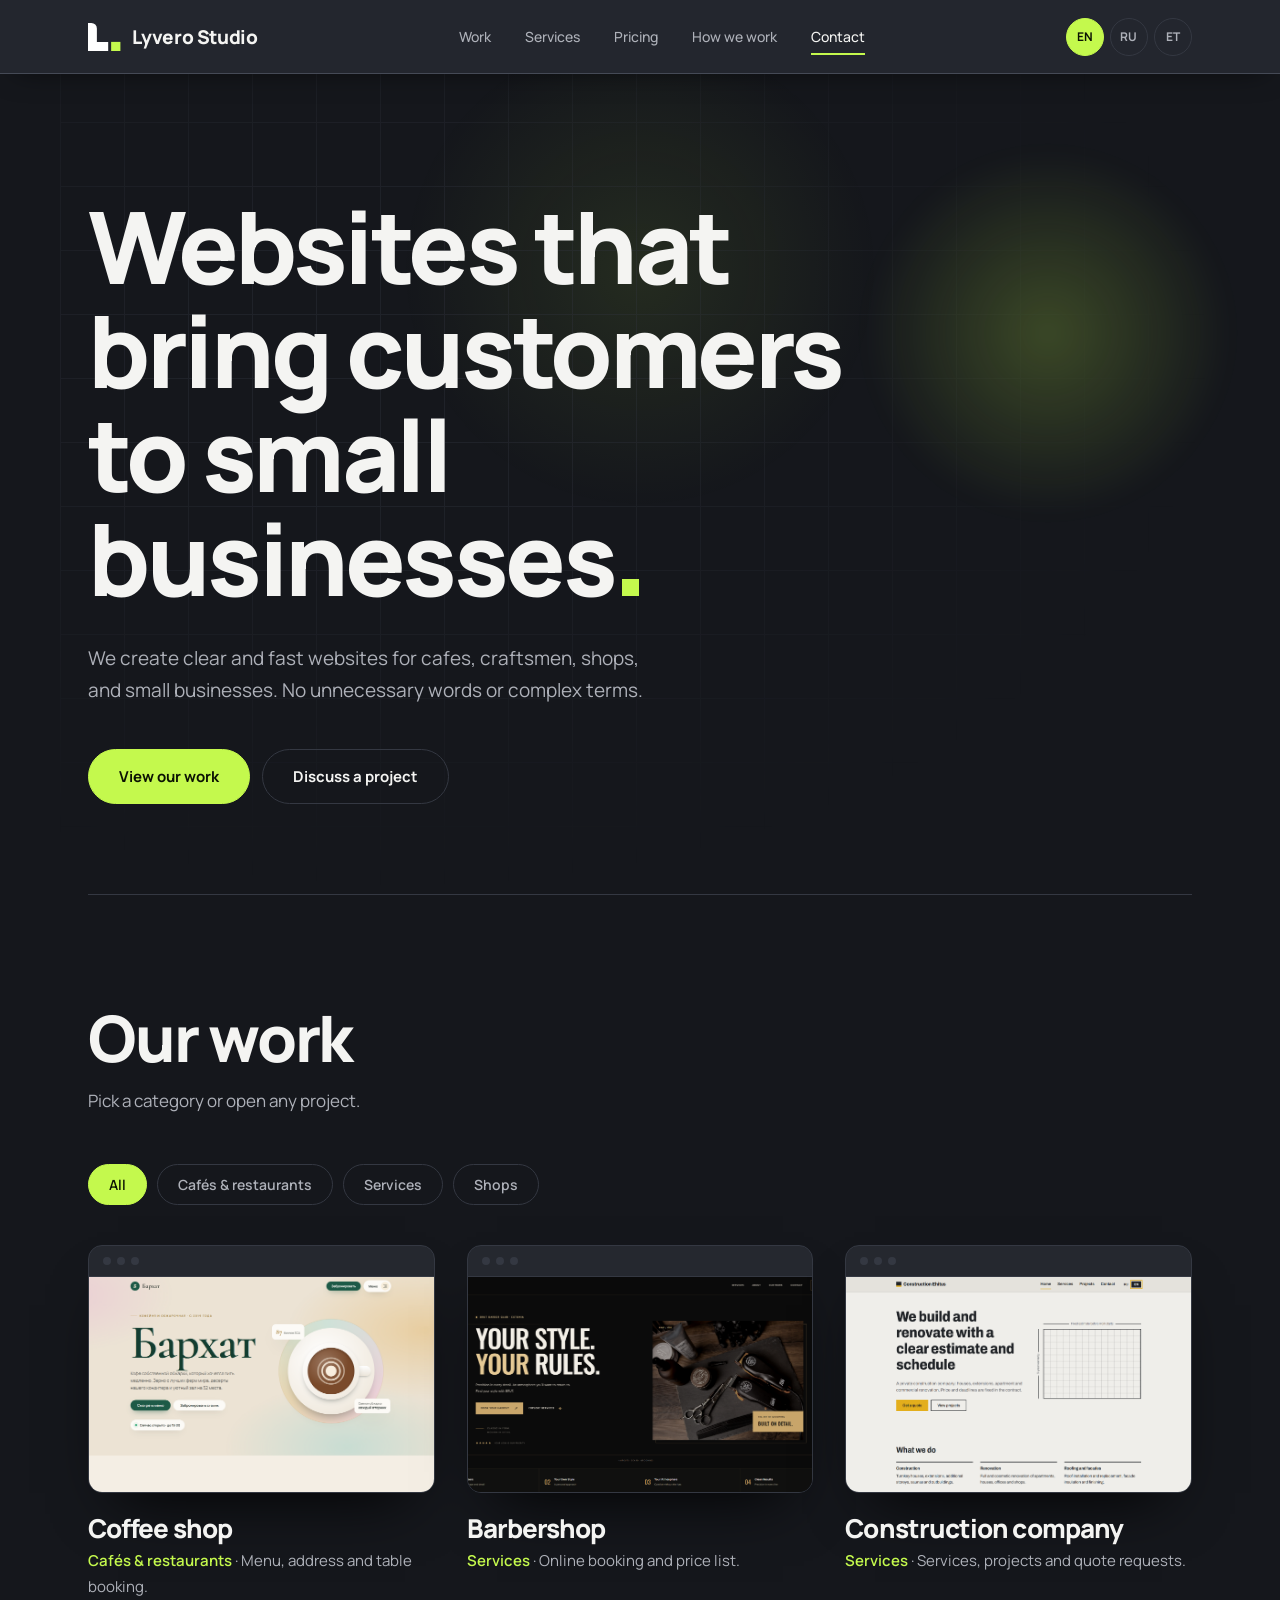
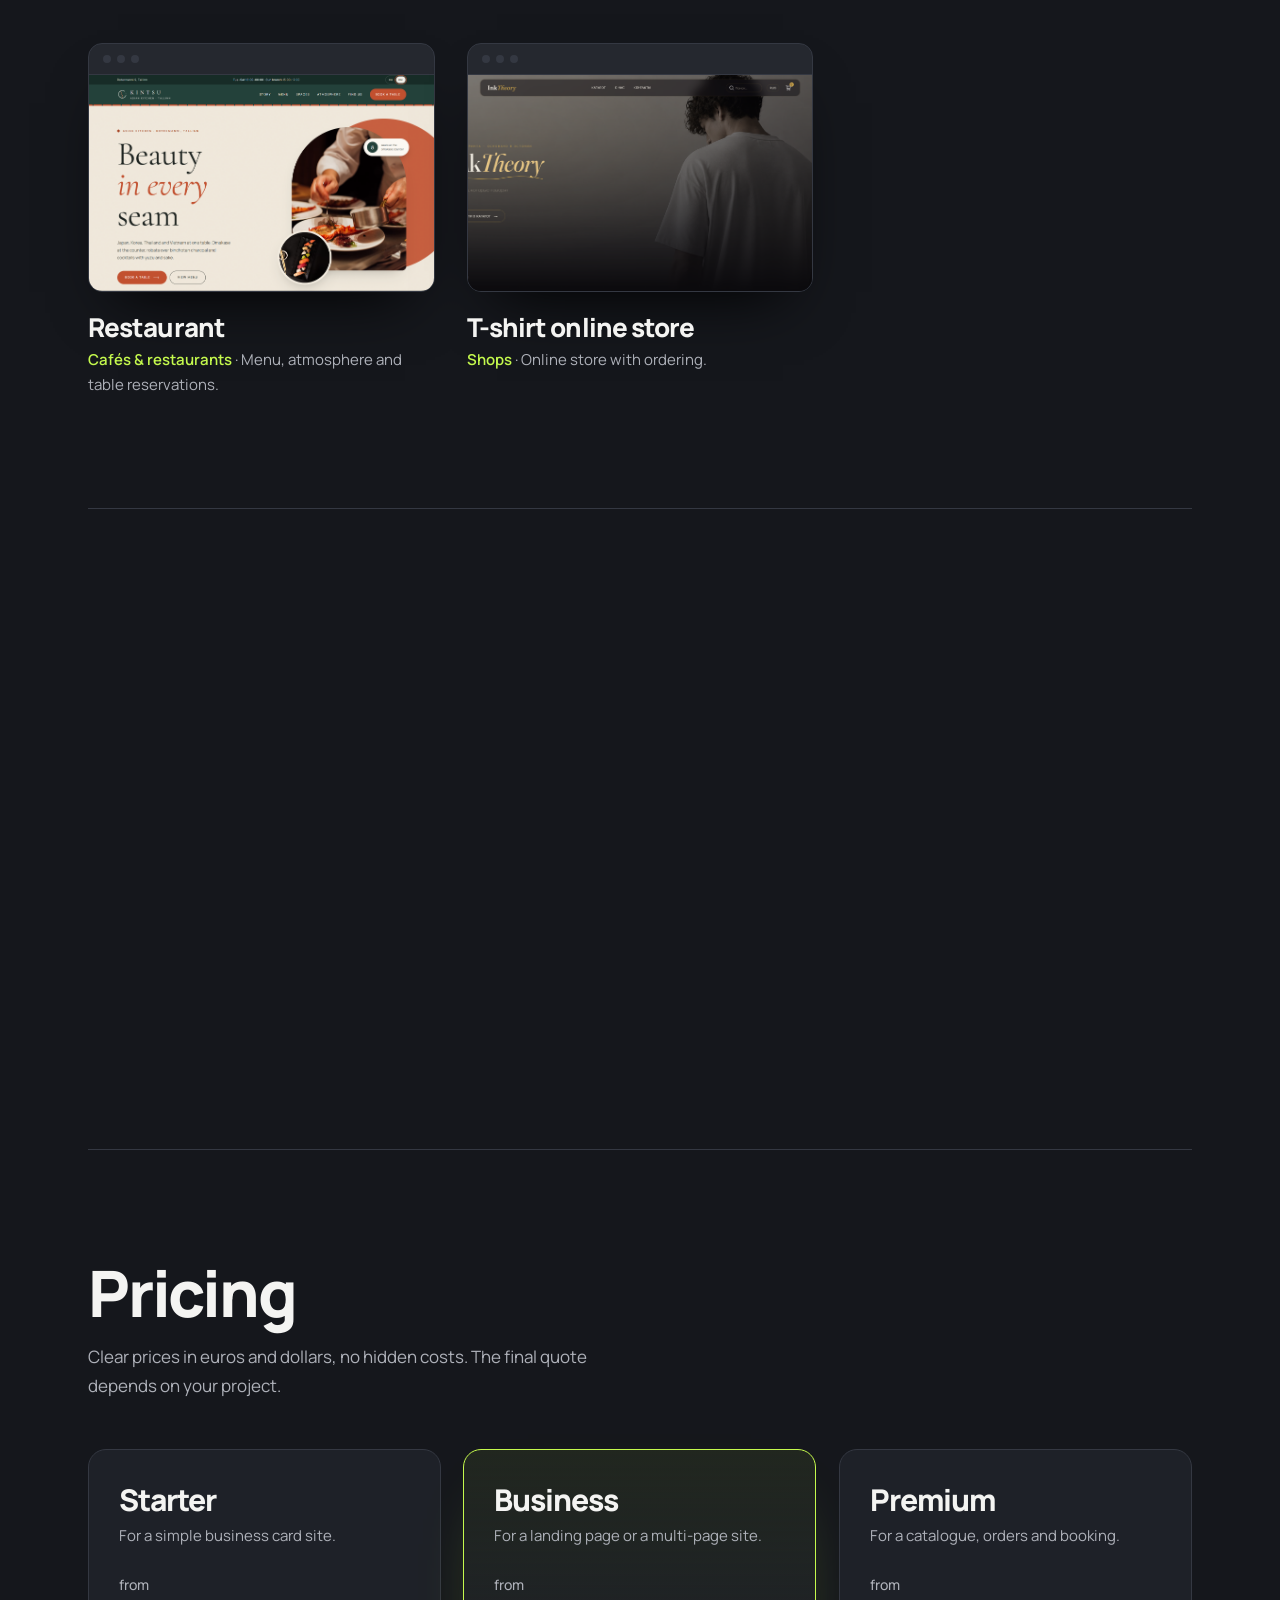
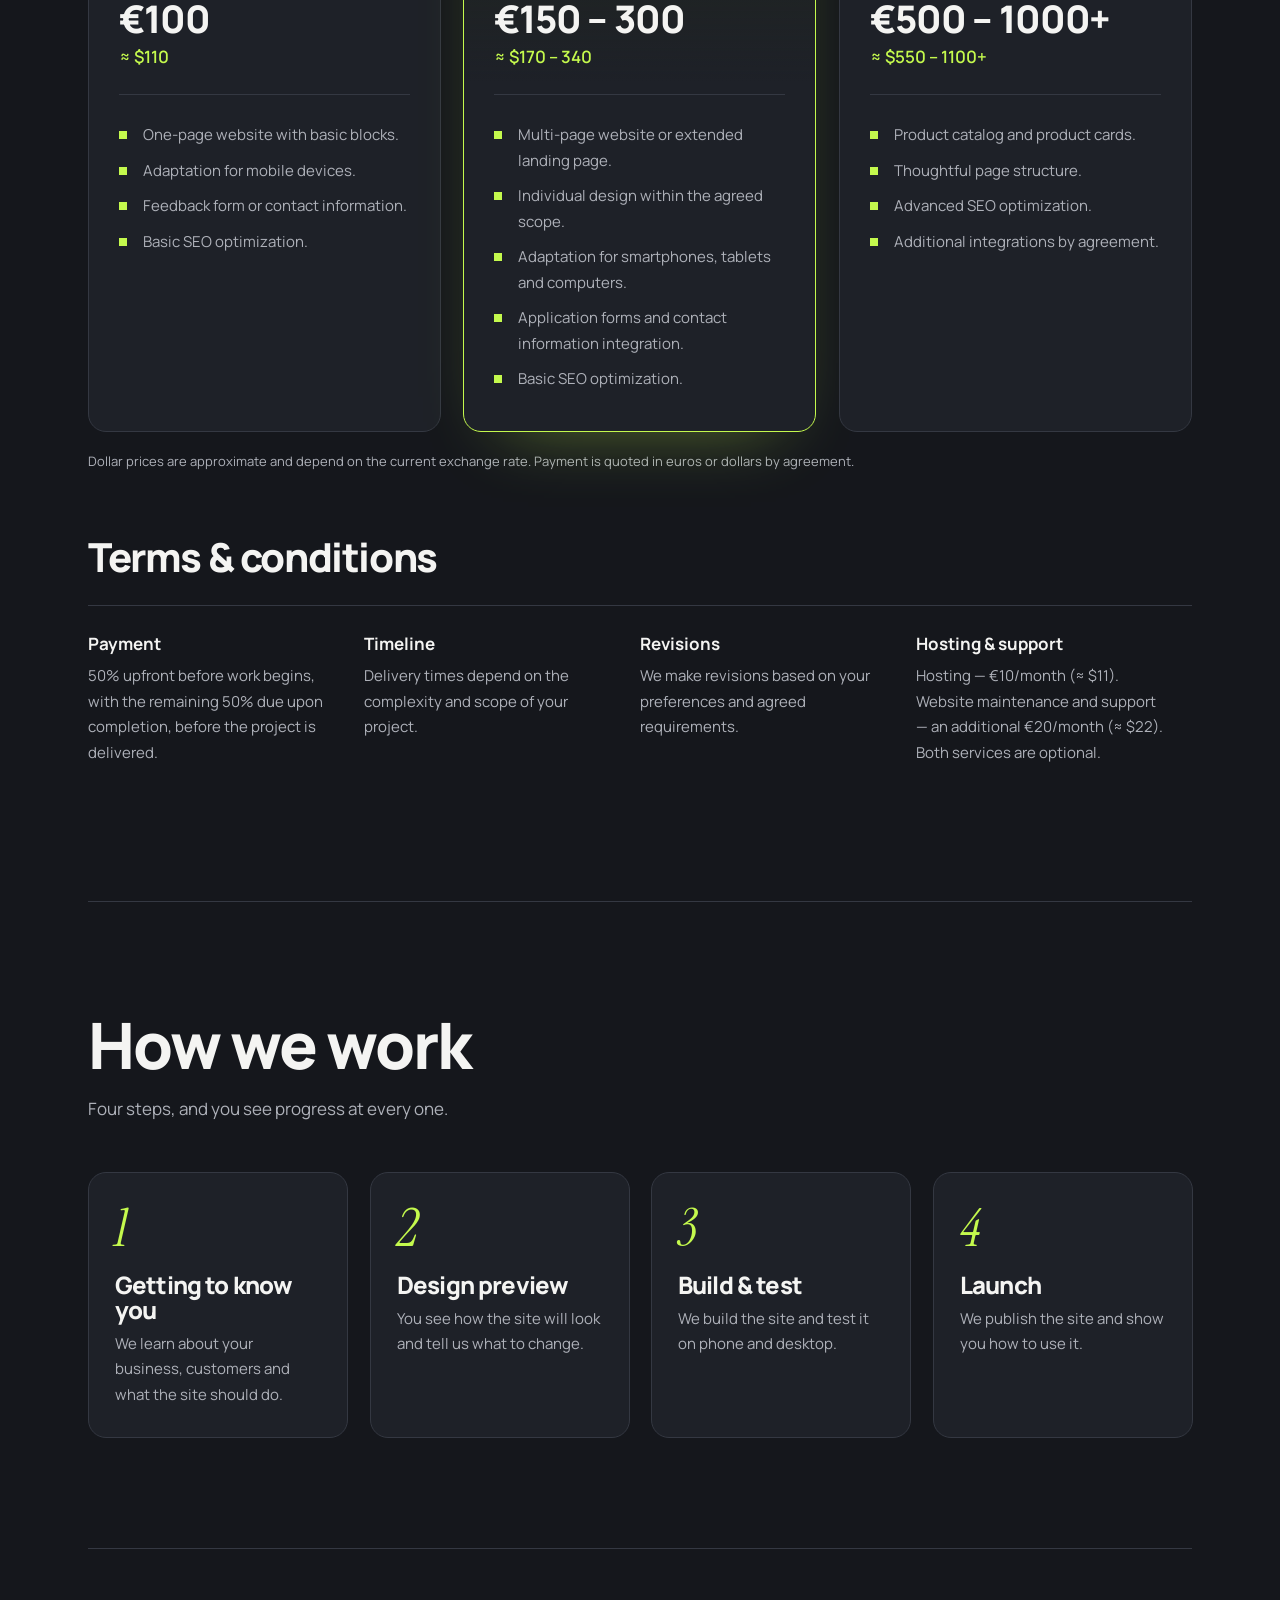
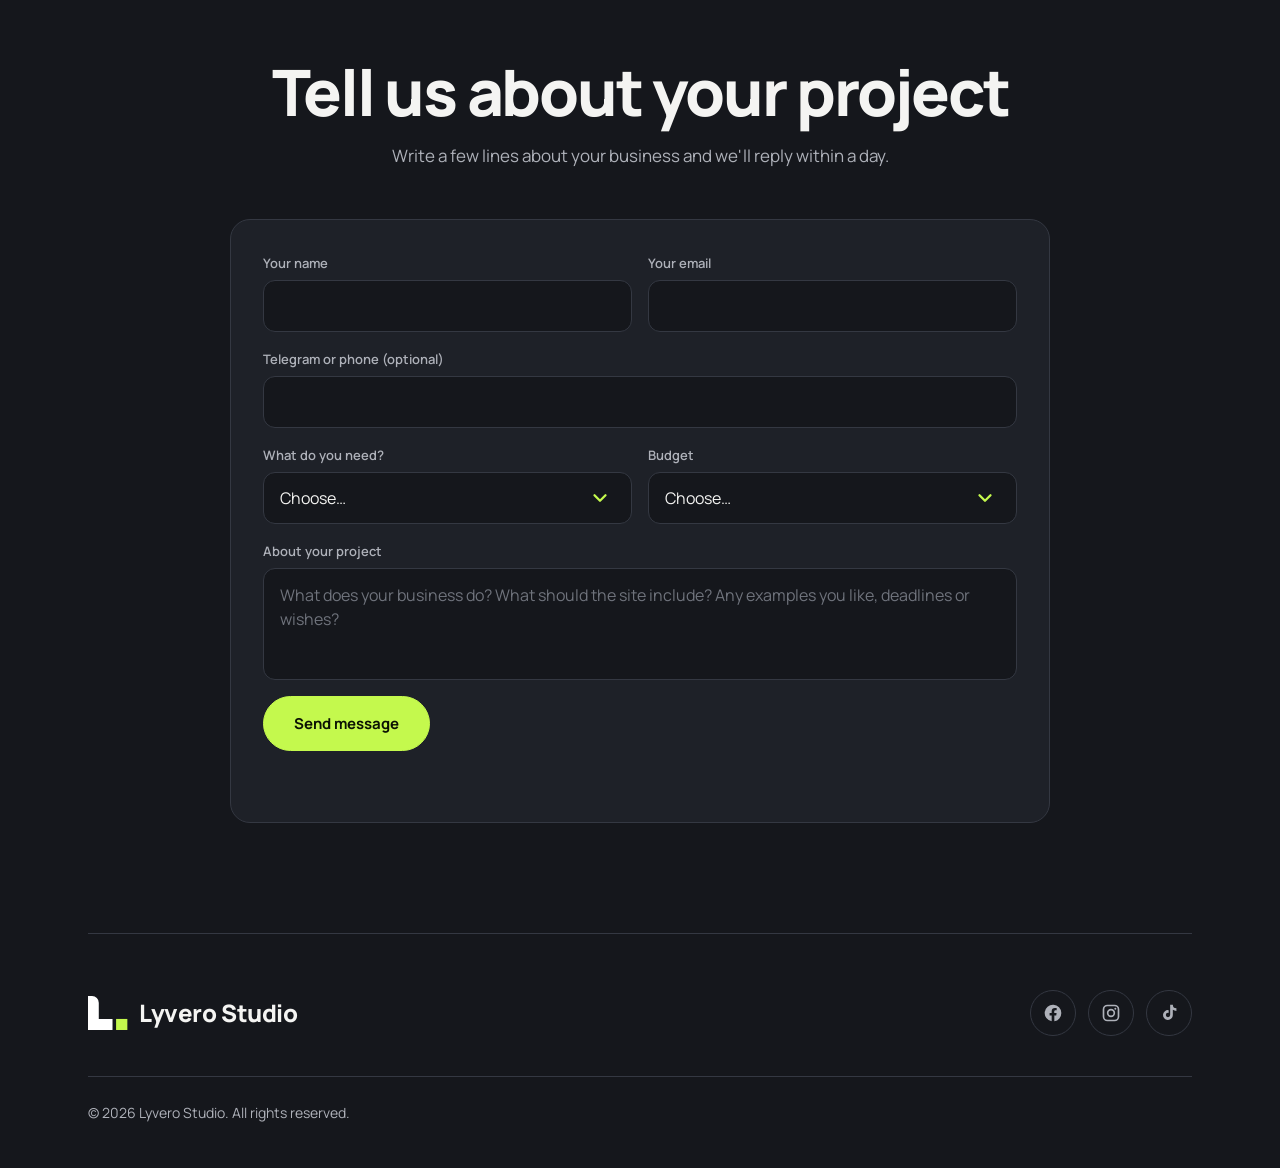
<file: index.html>
<!doctype html>
<html lang="en">
  <head>
    <meta charset="utf-8" />
    <meta name="viewport" content="width=device-width, initial-scale=1, viewport-fit=cover" />
    <meta name="color-scheme" content="dark" />
    <meta name="theme-color" content="#15171c" />
    <meta name="description" content="Lyvero Studio creates modern, responsive websites for small businesses. Discover our web design services and portfolio." />
    <meta property="og:image" content="images/logo.jpg" />
    <title>Lyvero Studio</title>
    <link rel="preconnect" href="https://fonts.googleapis.com" />
    <link rel="preconnect" href="https://fonts.gstatic.com" crossorigin />
    <link href="https://fonts.googleapis.com/css2?family=Instrument+Serif:ital@0;1&family=Manrope:wght@400;500;600;700;800&display=swap" rel="stylesheet" />
    <link rel="icon" type="image/svg+xml" href="favicon.svg" />
    <link rel="stylesheet" href="style.css" />
  </head>
  <body>
    <div class="glow" aria-hidden="true"></div>
    <div class="wrap">
      <header id="hdr">
        <a class="logo" href="#top" aria-label="Lyvero Studio">
          <svg class="mark" viewBox="0 0 573 495" aria-hidden="true">
            <path fill="#fff" d="M0 0H60A97 97 0 0 1 157 97V334H357V495H0Z" />
            <rect class="sq" x="409" y="334" width="164" height="161" />
          </svg>
          <span>Lyvero Studio</span>
        </a>
        <nav id="menu" aria-label="Menu">
          <a href="#works" data-i18n="nav_works"></a><a href="#services" data-i18n="nav_services"></a><a href="#pricing" data-i18n="nav_pricing"></a><a href="#process" data-i18n="nav_process"></a><a href="#contact" data-i18n="nav_contact"></a>
        </nav>
        <div class="lang" id="lang" role="group" aria-label="Language">
          <button type="button" data-lang="en">EN</button><button type="button" data-lang="ru">RU</button><button type="button" data-lang="et">ET</button>
        </div>
        <button class="burger" id="burger" type="button" aria-label="Menu" aria-expanded="false" aria-controls="menu">
          <span></span><span></span><span></span>
        </button>
      </header>

      <main id="top">
        <div class="hero">
          <h1 data-i18n="hero_h"></h1>
          <p data-i18n="hero_p"></p>
          <div class="cta">
            <a class="btn" href="#works" data-i18n="btn_works"></a><a class="btn ghost" href="#contact" data-i18n="btn_contact"></a>
          </div>
        </div>


        <section id="works">
          <h2 data-i18n="works_h"></h2>
          <p class="lead" data-i18n="works_lead"></p>
          <div class="filters" id="filters" role="group"></div>
          <div class="grid" id="grid"></div>
        </section>

        <section id="services">
          <h2 data-i18n="services_h"></h2>
          <p class="lead" data-i18n="services_lead"></p>
          <div class="cols">
            <div><h3 data-i18n="s1h"></h3><p data-i18n="s1p"></p></div>
            <div><h3 data-i18n="s2h"></h3><p data-i18n="s2p"></p></div>
            <div><h3 data-i18n="s3h"></h3><p data-i18n="s3p"></p></div>
            <div><h3 data-i18n="s4h"></h3><p data-i18n="s4p"></p></div>
          </div>
        </section>

        <section id="pricing">
          <h2 data-i18n="pricing_h"></h2>
          <p class="lead" data-i18n="pricing_lead"></p>
          <div class="plans">
            <div class="plan tilt">
              <h3 data-i18n="p1h"></h3>
              <p data-i18n="p1p"></p>
              <div class="price"><small data-i18n="from"></small> €100 <span class="usd">≈ $110</span></div>
              <ul><li data-i18n="p1f1"></li><li data-i18n="p1f2"></li><li data-i18n="p1f3"></li><li data-i18n="p1f4"></li></ul>
            </div>
            <div class="plan featured tilt">
              <h3 data-i18n="p2h"></h3>
              <p data-i18n="p2p"></p>
              <div class="price"><small data-i18n="from"></small> €150 – 300 <span class="usd">≈ $170 – 340</span></div>
              <ul><li data-i18n="p2f1"></li><li data-i18n="p2f2"></li><li data-i18n="p2f3"></li><li data-i18n="p2f4"></li><li data-i18n="p2f5"></li></ul>
            </div>
            <div class="plan tilt">
              <h3 data-i18n="p3h"></h3>
              <p data-i18n="p3p"></p>
              <div class="price"><small data-i18n="from"></small> €500 – 1000+ <span class="usd">≈ $550 – 1100+</span></div>
              <ul><li data-i18n="p3f1"></li><li data-i18n="p3f2"></li><li data-i18n="p3f3"></li><li data-i18n="p3f4"></li></ul>
            </div>
          </div>
          <p class="fx" data-i18n="fx"></p>
          <h3 class="terms-title" data-i18n="terms_h"></h3>
          <div class="terms">
            <div><h4 data-i18n="t1h"></h4><p data-i18n="t1p"></p></div>
            <div><h4 data-i18n="t2h"></h4><p data-i18n="t2p"></p></div>
            <div><h4 data-i18n="t3h"></h4><p data-i18n="t3p"></p></div>
            <div><h4 data-i18n="t4h"></h4><p data-i18n="t4p"></p></div>
          </div>
        </section>

        <section id="process">
          <h2 data-i18n="process_h"></h2>
          <p class="lead" data-i18n="process_lead"></p>
          <ol class="steps">
            <li class="tilt"><h3 data-i18n="st1h"></h3><p data-i18n="st1p"></p></li>
            <li class="tilt"><h3 data-i18n="st2h"></h3><p data-i18n="st2p"></p></li>
            <li class="tilt"><h3 data-i18n="st3h"></h3><p data-i18n="st3p"></p></li>
            <li class="tilt"><h3 data-i18n="st4h"></h3><p data-i18n="st4p"></p></li>
          </ol>
        </section>

        <section id="contact" class="contact">
          <div class="c-info">
            <h2 data-i18n="contact_h"></h2>
            <p class="lead" data-i18n="contact_lead"></p>
          </div>
          <form class="form" id="form" novalidate>
            <div class="row">
              <label><span data-i18n="f_name"></span><input name="name" type="text" required autocomplete="name" maxlength="80" /></label>
              <label><span data-i18n="f_email"></span><input name="email" type="email" required autocomplete="email" maxlength="120" /></label>
            </div>
            <label><span data-i18n="f_tg"></span><input name="contact" type="text" autocomplete="tel" maxlength="80" /></label>
            <div class="row">
              <label><span data-i18n="f_type"></span>
                <select name="type">
                  <option value="" data-i18n="f_choose"></option>
                  <option value="Business card site" data-i18n="s1h"></option>
                  <option value="Landing page" data-i18n="s2h"></option>
                  <option value="Multi-page website" data-i18n="o3"></option>
                  <option value="Online store / catalogue" data-i18n="o4"></option>
                  <option value="Other / not sure" data-i18n="o5"></option>
                </select>
              </label>
              <label><span data-i18n="f_budget"></span>
                <select name="budget">
                  <option value="" data-i18n="f_choose"></option>
                  <option value="Up to $150 / 140 EUR" data-i18n="b1"></option>
                  <option value="$150-350 / 140-320 EUR" data-i18n="b2"></option>
                  <option value="$350-1100 / 320-1000 EUR" data-i18n="b3"></option>
                  <option value="Over $1100 / 1000+ EUR" data-i18n="b4"></option>
                  <option value="Not sure yet" data-i18n="b5"></option>
                </select>
              </label>
            </div>
            <label><span data-i18n="f_msg"></span><textarea name="message" rows="6" required maxlength="3000" data-i18n-ph="f_ph"></textarea></label>
            <input type="text" name="_honey" tabindex="-1" autocomplete="off" class="hp" aria-hidden="true" />
            <button class="btn" type="submit" id="send" data-i18n="f_send"></button>
            <p class="status" id="status" role="status" aria-live="polite"></p>
          </form>
        </section>
      </main>

      <footer>
        <div class="f-top">
          <a class="logo" href="#top" aria-label="Lyvero Studio">
            <svg class="mark" viewBox="0 0 573 495" aria-hidden="true">
              <path fill="#fff" d="M0 0H60A97 97 0 0 1 157 97V334H357V495H0Z" />
              <rect class="sq" x="409" y="334" width="164" height="161" />
            </svg>
            <span>Lyvero Studio</span>
          </a>
          <ul class="social" aria-label="Social">
            <li><a href="https://www.facebook.com/profile.php?id=61595492312545&locale=ru_RU" aria-label="Facebook"><svg viewBox="0 0 24 24"><path d="M22 12a10 10 0 1 0-11.6 9.9v-7H7.9V12h2.5V9.8c0-2.5 1.5-3.9 3.8-3.9 1.1 0 2.2.2 2.2.2v2.5h-1.3c-1.2 0-1.6.8-1.6 1.6V12h2.8l-.4 2.9h-2.3v7A10 10 0 0 0 22 12z" /></svg></a></li>
            <li><a href="https://www.instagram.com/lyverostudio/" aria-label="Instagram"><svg viewBox="0 0 24 24"><path d="M7.8 2h8.4A5.8 5.8 0 0 1 22 7.8v8.4a5.8 5.8 0 0 1-5.8 5.8H7.8A5.8 5.8 0 0 1 2 16.2V7.8A5.8 5.8 0 0 1 7.8 2zm-.2 2A3.6 3.6 0 0 0 4 7.6v8.8A3.6 3.6 0 0 0 7.6 20h8.8a3.6 3.6 0 0 0 3.6-3.6V7.6A3.6 3.6 0 0 0 16.4 4H7.6zM12 7a5 5 0 1 1 0 10 5 5 0 0 1 0-10zm0 2a3 3 0 1 0 0 6 3 3 0 0 0 0-6zm5.2-3.2a1.2 1.2 0 1 1 0 2.4 1.2 1.2 0 0 1 0-2.4z" /></svg></a></li>
            <li><a href="https://www.tiktok.com/@lyvero.studio?_r=1&_t=ZN-9BOS81VlARC" aria-label="TikTok"><svg viewBox="0 0 24 24"><path d="M16.6 2h-3.2v12.4a2.6 2.6 0 1 1-2.6-2.6c.3 0 .5 0 .8.1V8.6a5.9 5.9 0 1 0 5 5.8V8.1a7.4 7.4 0 0 0 4.3 1.4V6.3A4.3 4.3 0 0 1 16.6 2z" /></svg></a></li>
          </ul>
        </div>
        <div class="f-bot">© <span id="y"></span> Lyvero Studio. <span data-i18n="rights"></span></div>
      </footer>
    </div>
    <script src="script.js"></script>
  </body>
</html>
</file>
<file: style.css>
/* ===== Tokens ===== */
:root {
  --bg: #15171c;
  --surface: #1e2128;
  --line: #343842;
  --text: #f4f4f2;
  --muted: #aeb1b9;
  --accent: #c4f94d;
  --accent-rgb: 196 249 77;
  --accent-ink: #0b1203;
  --err: #ff6b6b;
  --head: "Manrope", "Segoe UI", system-ui, sans-serif;
  --body: var(--head);
  --serif: "Instrument Serif", Georgia, serif;
  --ease: cubic-bezier(0.2, 0.7, 0.2, 1);
  --content-width: 1160px;
  --page-gutter: clamp(16px, 4vw, 28px);
  box-sizing: border-box;
  color-scheme: dark;
  -webkit-text-size-adjust: 100%;
  text-size-adjust: 100%;
}

/* ===== Base ===== */
html {
  min-width: 320px;
  scroll-behavior: smooth;
  scroll-padding-top: 90px;
}

*, *::before, *::after {
  box-sizing: inherit;
}

body {
  min-width: 320px;
  margin: 0;
  padding-top: env(safe-area-inset-top, 0px);
  padding-bottom: env(safe-area-inset-bottom, 0px);
  background: var(--bg);
  color: var(--text);
  font: 400 17px/1.7 var(--body);
  -webkit-font-smoothing: antialiased;
  overflow-x: hidden;
}

body.lock {
  overflow: hidden;
}

a {
  color: inherit;
}

img, svg {
  max-width: 100%;
}

button, input, select, textarea {
  font: inherit;
}

button, a, select {
  -webkit-tap-highlight-color: transparent;
}

button {
  touch-action: manipulation;
}

h1, h2, h3 {
  font-family: var(--head);
  font-weight: 800;
  margin: 0;
  letter-spacing: -0.035em;
  line-height: 1.04;
}

:focus-visible {
  outline: 2px solid var(--accent);
  outline-offset: 3px;
  border-radius: 4px;
}

::selection {
  background: var(--accent);
  color: var(--accent-ink);
}

main, section, footer {
  min-width: 0;
}

.wrap {
  position: relative;
  z-index: 1;
  width: min(100%, var(--content-width));
  margin: 0 auto;
  padding-inline: var(--page-gutter);
}

/* cursor glow */
.glow {
  position: fixed;
  left: 0;
  top: 0;
  width: 520px;
  height: 520px;
  margin: -260px 0 0 -260px;
  background: radial-gradient(circle, rgb(var(--accent-rgb) / 0.09), transparent 65%);
  pointer-events: none;
  z-index: 0;
  transform: translate(var(--mx, 50vw), var(--my, 30vh));
  transition: transform 0.35s var(--ease);
}

/* ===== Header ===== */
header {
  position: sticky;
  top: 0;
  z-index: 50;
  display: flex;
  justify-content: space-between;
  align-items: center;
  min-height: 72px;
  min-width: 0;
  padding: 18px 0;
}

header::before {
  content: "";
  position: absolute;
  z-index: -1;
  inset: 0 calc(50% - 50vw);
  background: #23262e;
  border-bottom: 1px solid #454a56;
  box-shadow: 0 10px 30px -16px rgb(0 0 0 / 0.7);
}

.logo {
  display: inline-flex;
  align-items: center;
  gap: 12px;
  text-decoration: none;
  font: 800 19px var(--head);
  letter-spacing: -0.02em;
}

.mark {
  height: 28px;
  width: auto;
  overflow: visible;
}

.mark .sq {
  fill: var(--accent);
  transition: transform 0.5s var(--ease);
  transform-box: fill-box;
  transform-origin: center;
}

.logo:hover .sq {
  transform: translateX(10px) rotate(90deg);
}

nav {
  display: flex;
  gap: 34px;
}

nav a {
  position: relative;
  padding-block: 4px;
  text-decoration: none;
  color: var(--muted);
  font-size: 14px;
  font-weight: 500;
  white-space: nowrap;
  transition: color 0.25s;
}

nav a::after {
  content: "";
  position: absolute;
  inset: auto 0 -2px;
  height: 2px;
  background: var(--accent);
  transform: scaleX(0);
  transform-origin: left;
  transition: transform 0.3s var(--ease);
}

nav a:hover, nav a.active {
  color: var(--text);
}

nav a:hover::after, nav a.active::after {
  transform: scaleX(1);
}

/* language switcher: round buttons (EN / RU / ET) */
.lang {
  display: flex;
  align-items: center;
  gap: 6px;
}

.lang button {
  flex: none;
  display: inline-grid;
  place-items: center;
  width: 38px;
  height: 38px;
  min-width: 0;
  min-height: 0;
  padding: 0;
  aspect-ratio: 1;
  font: 700 12px/1 var(--body);
  letter-spacing: 0.04em;
  text-transform: uppercase;
  color: var(--muted);
  background: none;
  border: 1px solid var(--line);
  border-radius: 50%;
  cursor: pointer;
  transition: color 0.25s, background-color 0.25s, border-color 0.25s, transform 0.2s;
}

.lang button:hover {
  color: var(--text);
  border-color: var(--muted);
}

.lang button:active {
  transform: scale(0.92);
}

.lang button[aria-pressed="true"] {
  color: var(--accent-ink);
  background: var(--accent);
  border-color: var(--accent);
}

/* burger (small screens only); lines are centered, so any button size works */
.burger {
  display: none;
  position: relative;
  flex: 0 0 44px;
  width: 44px;
  height: 44px;
  padding: 0;
  background: none;
  border: 1px solid var(--line);
  border-radius: 50%;
  cursor: pointer;
  transition: border-color 0.25s;
}

.burger:hover {
  border-color: var(--accent);
}

.burger span {
  position: absolute;
  left: 12px;
  right: 12px;
  top: 50%;
  height: 2px;
  margin-top: -1px;
  background: var(--text);
  border-radius: 2px;
  transition: transform 0.4s var(--ease), opacity 0.25s;
}

.burger span:nth-child(1) {
  transform: translateY(-6px);
}

.burger span:nth-child(3) {
  transform: translateY(6px);
}

header.open .burger span:nth-child(1) {
  transform: rotate(45deg);
}

header.open .burger span:nth-child(2) {
  opacity: 0;
  transform: scaleX(0);
}

header.open .burger span:nth-child(3) {
  transform: rotate(-45deg);
}

/* ===== Hero ===== */
.hero {
  position: relative;
  display: flex;
  flex-direction: column;
  justify-content: center;
  min-height: clamp(420px, 54vw, 650px);
  padding: 120px 0 90px;
}

.hero::before {
  content: "";
  position: absolute;
  inset: -80px calc(var(--page-gutter) * -1) 0;
  z-index: -1;
  background-image: linear-gradient(var(--line) 1px, transparent 1px), linear-gradient(90deg, var(--line) 1px, transparent 1px);
  background-size: 64px 64px;
  opacity: 0.35;
  -webkit-mask-image: radial-gradient(ellipse at 30% 40%, #000 20%, transparent 70%);
  mask-image: radial-gradient(ellipse at 30% 40%, #000 20%, transparent 70%);
  translate: 0 calc(var(--py, 0) * 0.12px);
}

.hero::after {
  content: "";
  position: absolute;
  right: -6%;
  top: 6%;
  width: 420px;
  height: 420px;
  max-width: 70vw;
  z-index: -1;
  background: radial-gradient(circle, rgb(var(--accent-rgb) / 0.22), transparent 62%);
  filter: blur(10px);
  animation: float 9s ease-in-out infinite;
  translate: 0 calc(var(--py, 0) * 0.25px);
}

.hero h1 {
  font-size: clamp(44px, 8vw, 100px);
  max-width: 12ch;
  overflow-wrap: break-word;
}

.hero h1::after {
  content: "";
  display: inline-block;
  width: 0.17em;
  height: 0.17em;
  margin-left: 0.08em;
  background: var(--accent);
  animation: blink 2.4s steps(1) infinite;
}

.hero p {
  max-width: 48ch;
  color: var(--muted);
  font-size: 19px;
  margin: 32px 0 42px;
}

.hero h1, .hero p, .cta {
  animation: rise 0.9s var(--ease) both;
}

.hero p {
  animation-delay: 0.15s;
}

.cta {
  animation-delay: 0.3s;
  display: flex;
  flex-wrap: wrap;
  gap: 12px;
}

@keyframes float {
  50% {
    transform: translate(-40px, 30px) scale(1.12);
  }
}

@keyframes blink {
  60% {
    opacity: 1;
  }

  80% {
    opacity: 0.15;
  }
}

@keyframes rise {
  from {
    opacity: 0;
    transform: translateY(36px);
  }
}

@keyframes shake {
  25% {
    transform: translateX(-6px);
  }

  75% {
    transform: translateX(6px);
  }
}

/* ===== Buttons ===== */
.btn {
  position: relative;
  overflow: hidden;
  display: inline-block;
  cursor: pointer;
  background: var(--accent);
  color: var(--accent-ink);
  border: 1px solid var(--accent);
  font: 700 15px var(--body);
  padding: 16px 30px;
  border-radius: 999px;
  text-decoration: none;
  transition: transform 0.25s var(--ease), box-shadow 0.25s;
}

.btn::after {
  content: "";
  position: absolute;
  top: 0;
  left: -70%;
  width: 50%;
  height: 100%;
  background: linear-gradient(100deg, transparent, rgb(255 255 255 / 0.6), transparent);
  transform: skewX(-20deg);
}

.btn:hover {
  transform: translateY(-3px);
  box-shadow: 0 14px 34px -12px rgb(var(--accent-rgb) / 0.6);
}

.btn:hover::after {
  left: 130%;
  transition: left 0.7s var(--ease);
}

.btn.ghost {
  background: none;
  color: var(--text);
  border-color: var(--line);
}

.btn.ghost:hover {
  border-color: var(--accent);
  color: var(--accent);
  box-shadow: none;
}

.btn:disabled {
  opacity: 0.6;
  cursor: wait;
}

/* ===== Sections ===== */
section {
  padding: 110px 0;
  border-top: 1px solid var(--line);
}

section h2 {
  font-size: clamp(36px, 5.2vw, 64px);
  margin-bottom: 16px;
}

.lead {
  color: var(--muted);
  max-width: 52ch;
  margin: 0 0 48px;
}

/* secondary text in cards */
.work p, .plan > p, .cols p, .terms p, .steps p {
  margin: 0;
  color: var(--muted);
  font-size: 15px;
}

.cols p {
  font-size: 16px;
}

.work, .work p, .plan, .cols > div, .terms > div {
  overflow-wrap: break-word;
}

/* ===== Works ===== */
.filters {
  display: flex;
  flex-wrap: wrap;
  gap: 10px;
  margin-bottom: 40px;
  overscroll-behavior-inline: contain;
}

.filters button {
  font: 600 14px var(--body);
  color: var(--muted);
  background: none;
  border: 1px solid var(--line);
  border-radius: 999px;
  padding: 10px 20px;
  cursor: pointer;
  transition: all 0.25s;
}

.filters button:hover {
  color: var(--text);
  border-color: var(--muted);
}

.filters button[aria-pressed="true"] {
  background: var(--accent);
  color: var(--accent-ink);
  border-color: var(--accent);
}

.grid {
  display: grid;
  grid-template-columns: repeat(auto-fill, minmax(min(100%, 320px), 1fr));
  gap: 44px 32px;
}

.work {
  display: block;
  text-decoration: none;
}

.work h3 {
  font-size: 26px;
  margin: 22px 0 6px;
}

.shot {
  min-width: 0;
  border-radius: 14px;
  overflow: hidden;
  border: 1px solid var(--line);
  background: var(--surface);
  box-shadow: 0 30px 60px -30px #000;
  transition: transform 0.4s var(--ease), border-color 0.35s, box-shadow 0.35s;
}

.work:hover .shot {
  transform: translateY(-8px);
  border-color: var(--accent);
  box-shadow: 0 40px 70px -30px rgb(var(--accent-rgb) / 0.25);
}

.work:focus-visible .shot {
  border-color: var(--accent);
}

.bar {
  display: flex;
  gap: 6px;
  padding: 11px 14px;
  background: rgb(255 255 255 / 0.03);
  border-bottom: 1px solid var(--line);
}

.bar i {
  width: 8px;
  height: 8px;
  border-radius: 50%;
  background: var(--line);
}

.shot img {
  display: block;
  width: 100%;
  height: auto;
  aspect-ratio: 16/10;
  object-fit: cover;
  object-position: top;
  background: var(--surface);
  transition: transform 0.8s var(--ease);
}

.work:hover .shot img {
  transform: scale(1.05);
}

.tag {
  color: var(--accent);
  font-weight: 600;
}

/* ===== Services ===== */
.cols {
  display: grid;
  grid-template-columns: repeat(auto-fit, minmax(min(100%, 240px), 1fr));
}

.cols > div {
  position: relative;
  padding: 30px 30px 30px 0;
  border-top: 1px solid var(--line);
}

.cols > div::before {
  content: "";
  position: absolute;
  top: -1px;
  left: 0;
  height: 2px;
  width: 0;
  background: var(--accent);
  transition: width 0.5s var(--ease);
}

.cols > div:hover::before {
  width: 60%;
}

.cols h3 {
  font-size: 26px;
  margin-bottom: 10px;
}

/* ===== Pricing ===== */
.tilt {
  transition: transform 0.25s var(--ease), border-color 0.3s, box-shadow 0.3s;
}

.plans {
  display: grid;
  grid-template-columns: repeat(auto-fit, minmax(min(100%, 270px), 1fr));
  gap: 22px;
}

.plan, .steps li {
  min-width: 0;
  background: var(--surface);
  border: 1px solid var(--line);
  border-radius: 18px;
}

.plan {
  display: flex;
  flex-direction: column;
  padding: 34px 30px;
}

.plan:hover {
  border-color: #3a3e47;
}

.plan.featured {
  border-color: var(--accent);
  box-shadow: 0 30px 70px -40px rgb(var(--accent-rgb) / 0.45);
  background: linear-gradient(180deg, rgb(var(--accent-rgb) / 0.07), var(--surface) 40%);
}

.plan h3 {
  font-size: 30px;
  margin-bottom: 8px;
}

.price {
  font: 800 38px/1.1 var(--head);
  letter-spacing: -0.03em;
  margin: 26px 0;
}

.price small {
  display: block;
  font: 500 14px var(--body);
  letter-spacing: 0;
  color: var(--muted);
  margin-bottom: 4px;
}

.price .usd {
  display: block;
  font: 600 17px var(--body);
  letter-spacing: 0;
  color: var(--accent);
  margin-top: 6px;
}

.plan ul {
  list-style: none;
  margin: 0;
  padding: 22px 0 0;
  border-top: 1px solid var(--line);
  color: var(--muted);
  font-size: 15px;
}

.plan li {
  position: relative;
  padding: 5px 0 5px 24px;
}

.plan li::before {
  content: "";
  position: absolute;
  left: 0;
  top: 14px;
  width: 8px;
  height: 8px;
  background: var(--accent);
}

.fx {
  color: var(--muted);
  font-size: 13px;
  margin: 18px 0 0;
}

.terms-title {
  font-size: clamp(28px, 4vw, 40px);
  margin: 64px 0 28px;
}

.terms {
  display: grid;
  grid-template-columns: repeat(auto-fit, minmax(min(100%, 240px), 1fr));
}

.terms > div {
  padding: 26px 28px 26px 0;
  border-top: 1px solid var(--line);
}

.terms h4 {
  font: 700 17px var(--body);
  margin: 0 0 8px;
}

/* ===== Process ===== */
.steps {
  list-style: none;
  margin: 0;
  padding: 0;
  display: grid;
  grid-template-columns: repeat(auto-fit, minmax(min(100%, 230px), 1fr));
  gap: 22px;
  counter-reset: s;
}

.steps li {
  counter-increment: s;
  padding: 30px 26px;
}

.steps li:hover {
  border-color: var(--accent);
}

.steps li::before {
  content: counter(s);
  display: block;
  font: italic 400 52px/1 var(--serif);
  color: var(--accent);
  margin-bottom: 18px;
}

.steps h3 {
  font-size: 24px;
  margin-bottom: 8px;
}

/* ===== Contact ===== */
.contact {
  display: block;
  text-align: center;
}

.contact .lead {
  margin-inline: auto;
}

.contact .form {
  max-width: 820px;
  margin: 8px auto 0;
  text-align: left;
}

.form {
  display: grid;
  gap: 16px;
  min-width: 0;
  background: var(--surface);
  border: 1px solid var(--line);
  border-radius: 20px;
  padding: 32px;
  transition: border-color 0.3s;
}

.form:focus-within {
  border-color: var(--accent);
}

.form label {
  display: block;
  min-width: 0;
}

.form label span {
  display: block;
  font-size: 13px;
  font-weight: 600;
  color: var(--muted);
  margin-bottom: 6px;
}

/* 16px font keeps iOS from zooming the page on focus */
.form input, .form textarea, .form select {
  width: 100%;
  min-width: 0;
  min-height: 50px;
  font: 400 16px var(--body);
  color: var(--text);
  background-color: var(--bg);
  border: 1px solid var(--line);
  border-radius: 12px;
  padding: 14px 16px;
  transition: border-color 0.25s, box-shadow 0.25s;
}

/* auto-growing message field: height is set by JS (fit) */
.form textarea {
  display: block;
  min-height: 112px;
  line-height: 1.5;
  resize: none;
  overflow-y: hidden;
  overscroll-behavior: contain;
  -webkit-appearance: none;
  appearance: none;
  touch-action: manipulation;
}

.form textarea::placeholder {
  color: #6f737c;
}

.form input:focus, .form textarea:focus, .form select:focus {
  outline: none;
  border-color: var(--accent);
  box-shadow: 0 0 0 4px rgb(var(--accent-rgb) / 0.14);
}

.form [aria-invalid="true"] {
  border-color: var(--err);
  animation: shake 0.4s;
}

.form select {
  padding-right: 56px;
  cursor: pointer;
  -webkit-appearance: none;
  -moz-appearance: none;
  appearance: none;
  background-image: url("data:image/svg+xml,%3Csvg xmlns='http://www.w3.org/2000/svg' viewBox='0 0 24 24' fill='none' stroke='%23c4f94d' stroke-width='2.5' stroke-linecap='round' stroke-linejoin='round'%3E%3Cpath d='M6 9l6 6 6-6'/%3E%3C/svg%3E");
  background-repeat: no-repeat;
  background-position: right 20px center;
  background-size: 22px 22px;
}

.form select option {
  background: var(--surface);
  color: var(--text);
}

.form .btn {
  justify-self: start;
}

.row {
  display: grid;
  grid-template-columns: 1fr 1fr;
  gap: 16px;
}

.hp {
  position: absolute;
  left: -9999px;
  width: 1px;
  height: 1px;
  opacity: 0;
}

.status {
  margin: 0;
  min-height: 1.5em;
  font-size: 15px;
}

.status.ok {
  color: var(--accent);
  animation: rise 0.5s var(--ease);
}

.status.err {
  color: #ff8a8a;
}

/* ===== Footer ===== */
footer {
  border-top: 1px solid var(--line);
  padding: 56px 0 44px;
}

.f-top {
  display: flex;
  justify-content: space-between;
  align-items: center;
  gap: 28px;
  flex-wrap: wrap;
}

.f-top .logo {
  font-size: 24px;
}

.f-top .mark {
  height: 34px;
}

.social {
  display: flex;
  gap: 12px;
  list-style: none;
  margin: 0;
  padding: 0;
}

.social a {
  display: grid;
  place-items: center;
  width: 46px;
  height: 46px;
  min-width: 44px;
  min-height: 44px;
  border: 1px solid var(--line);
  border-radius: 50%;
  color: var(--muted);
  transition: all 0.3s var(--ease);
}

.social a:hover {
  color: var(--accent-ink);
  background: var(--accent);
  border-color: var(--accent);
  transform: translateY(-4px) rotate(-8deg);
}

.social svg {
  width: 20px;
  height: 20px;
  fill: currentColor;
}

.f-bot {
  margin-top: 40px;
  padding-top: 24px;
  border-top: 1px solid var(--line);
  color: var(--muted);
  font-size: 14px;
}

/* ===== Scroll reveal ===== */
.reveal {
  opacity: 0;
  transform: translateY(40px);
  filter: blur(6px);
  transition: opacity 0.9s var(--ease), transform 0.9s var(--ease), filter 0.9s var(--ease);
  transition-delay: var(--d, 0s);
}

.reveal.zoom {
  transform: translateY(30px) scale(0.94);
}

.reveal.in {
  opacity: 1;
  transform: none;
  filter: none;
}

/* 3D tilt only for devices with a real mouse */
@media (hover: hover) and (pointer: fine) {
  .tilt {
    transform: perspective(900px) rotateX(var(--rx, 0deg)) rotateY(var(--ry, 0deg));
    will-change: transform;
  }

  .tilt.reveal.in {
    transform: perspective(900px) rotateX(var(--rx, 0deg)) rotateY(var(--ry, 0deg));
    transition: transform 0.25s var(--ease), opacity 0.8s var(--ease), border-color 0.3s;
    transition-delay: 0s;
  }
}

/* touch devices: no hover transforms, no cursor glow */
@media (hover: none), (pointer: coarse) {
  .glow {
    display: none;
  }

  .work:hover .shot, .work:hover .shot img {
    transform: none;
  }

  .btn:hover {
    transform: none;
    box-shadow: none;
  }

  .social a:hover {
    transform: none;
  }
}

/* ===== Tablet ===== */
@media (max-width: 1024px) {
  nav {
    gap: clamp(12px, 2vw, 22px);
  }

  nav a {
    font-size: 13px;
  }

  .hero {
    padding-block: 88px 72px;
  }

  .hero h1 {
    font-size: clamp(48px, 8vw, 82px);
  }

  section {
    padding-block: 84px;
  }

  .grid {
    gap: 34px 22px;
  }

  .plan {
    padding: 28px 24px;
  }
}

/* ===== Burger menu + two-column layouts ===== */
@media (max-width: 900px) {
  header {
    gap: 10px;
    min-height: 64px;
  }

  .logo, .lang {
    position: relative;
    z-index: 2;
  }

  .logo {
    margin-right: auto;
  }

  .burger {
    display: block;
    z-index: 2;
  }

  .hero {
    min-height: 0;
  }

  .grid, .plans, .cols, .terms, .steps {
    grid-template-columns: repeat(2, minmax(0, 1fr));
  }

  .plans .plan:last-child {
    grid-column: 1 / -1;
  }

  /* fullscreen menu, circular reveal from the burger */
  nav {
    position: fixed;
    inset: 0;
    z-index: 1;
    flex-direction: column;
    justify-content: center;
    align-items: flex-start;
    gap: 10px;
    padding: 90px var(--page-gutter) 40px;
    background: rgb(21 23 28 / 0.98);
    overflow-y: auto;
    clip-path: circle(0 at calc(100% - 38px) 32px);
    visibility: hidden;
    transition: clip-path 0.6s var(--ease), visibility 0s 0.6s;
  }

  header.open nav {
    clip-path: circle(150% at calc(100% - 38px) 32px);
    visibility: visible;
    transition: clip-path 0.6s var(--ease), visibility 0s;
  }

  nav a {
    display: inline-block;
    font: 800 clamp(28px, 9vw, 44px)/1.2 var(--head);
    letter-spacing: -0.03em;
    color: var(--text);
    opacity: 0;
    transform: translateY(26px);
    transition: color 0.25s, opacity 0.5s var(--ease), transform 0.5s var(--ease);
  }

  nav a::after {
    bottom: 0;
  }

  nav a.active {
    color: var(--accent);
  }

  header.open nav a {
    opacity: 1;
    transform: none;
  }

  header.open nav a:nth-child(1) {
    transition-delay: 0s, 0.15s, 0.15s;
  }

  header.open nav a:nth-child(2) {
    transition-delay: 0s, 0.21s, 0.21s;
  }

  header.open nav a:nth-child(3) {
    transition-delay: 0s, 0.27s, 0.27s;
  }

  header.open nav a:nth-child(4) {
    transition-delay: 0s, 0.33s, 0.33s;
  }

  header.open nav a:nth-child(5) {
    transition-delay: 0s, 0.39s, 0.39s;
  }
}

/* ===== Phones ===== */
@media (max-width: 600px) {
  :root {
    --page-gutter: 18px;
  }

  html {
    scroll-padding-top: 72px;
  }

  body {
    font-size: 16px;
  }

  header {
    gap: 8px;
    padding-block: 10px;
  }

  .logo {
    gap: 8px;
    font-size: 16px;
    white-space: nowrap;
  }

  .mark {
    height: 23px;
  }

  .lang {
    gap: 4px;
  }

  .lang button {
    width: 36px;
    height: 36px;
    font-size: 11px;
  }

  .burger {
    flex-basis: 42px;
    width: 42px;
    height: 42px;
  }

  .burger span {
    left: 11px;
    right: 11px;
  }

  .hero {
    padding: 62px 0 58px;
  }

  .hero::before {
    inset: -60px calc(var(--page-gutter) * -1) 0;
    background-size: 48px 48px;
  }

  .hero h1 {
    max-width: 11ch;
    font-size: clamp(42px, 12vw, 64px);
    line-height: 1.02;
  }

  .hero p {
    max-width: 42ch;
    font-size: 16px;
    line-height: 1.65;
    margin: 22px 0 28px;
  }

  .cta {
    gap: 10px;
  }

  .cta .btn {
    width: 100%;
    padding: 14px 20px;
    text-align: center;
  }

  section {
    padding-block: 58px;
  }

  section h2 {
    font-size: clamp(32px, 9vw, 46px);
  }

  .lead {
    font-size: 15px;
    line-height: 1.65;
    margin-bottom: 28px;
  }

  .filters {
    flex-wrap: nowrap;
    overflow-x: auto;
    margin: 0 calc(var(--page-gutter) * -1) 28px;
    padding: 0 var(--page-gutter) 4px;
    scrollbar-width: none;
  }

  .filters::-webkit-scrollbar {
    display: none;
  }

  .filters button {
    min-height: 42px;
    padding: 9px 16px;
    white-space: nowrap;
  }

  .grid, .plans, .cols, .terms, .steps {
    grid-template-columns: minmax(0, 1fr);
  }

  .plans .plan:last-child {
    grid-column: auto;
  }

  .grid {
    gap: 30px;
  }

  .shot {
    border-radius: 12px;
  }

  .work h3 {
    font-size: 22px;
    margin-top: 16px;
  }

  .work p {
    font-size: 14px;
    line-height: 1.55;
  }

  .cols > div {
    padding: 22px 0;
  }

  .cols h3 {
    font-size: 22px;
  }

  .plans {
    gap: 14px;
  }

  .plan {
    padding: 26px 22px;
  }

  .plan h3 {
    font-size: 26px;
  }

  .price {
    font-size: clamp(29px, 8vw, 36px);
  }

  .terms-title {
    margin: 42px 0 20px;
  }

  .terms > div {
    padding: 20px 0;
  }

  .steps {
    gap: 12px;
  }

  .steps li {
    padding: 22px;
  }

  .steps li::before {
    font-size: 42px;
    margin-bottom: 12px;
  }

  .steps h3 {
    font-size: 21px;
  }

  .contact {
    text-align: left;
  }

  .contact .lead {
    margin-inline: 0;
  }

  .form {
    gap: 14px;
    padding: 20px 16px;
    border-radius: 16px;
  }

  .form input, .form select {
    min-height: 52px;
  }

  .form textarea {
    min-height: 104px;
  }

  .row {
    grid-template-columns: minmax(0, 1fr);
    gap: 14px;
  }

  .form .btn {
    width: 100%;
    justify-self: stretch;
    text-align: center;
  }

  footer {
    padding: 34px 0 26px;
  }

  .f-top {
    flex-flow: row wrap;
    justify-content: space-between;
    align-items: center;
    gap: 16px 12px;
  }

  .f-top .logo {
    font-size: 19px;
  }

  .f-top .mark {
    height: 28px;
  }

  .social {
    gap: 8px;
  }

  .social a {
    width: 42px;
    height: 42px;
    min-width: 42px;
    min-height: 42px;
  }

  .f-bot {
    margin-top: 24px;
    padding-top: 18px;
    font-size: 12px;
  }

  nav {
    padding: 82px var(--page-gutter) 32px;
  }

  nav a {
    font-size: clamp(28px, 8vw, 38px);
  }
}

/* ===== Very narrow phones ===== */
@media (max-width: 360px) {
  .logo {
    font-size: 14px;
  }

  .mark {
    height: 20px;
  }

  .lang {
    gap: 3px;
  }

  .lang button {
    width: 32px;
    height: 32px;
    font-size: 10px;
  }

  .burger {
    flex-basis: 38px;
    width: 38px;
    height: 38px;
  }

  .hero h1 {
    font-size: 40px;
  }

  .form {
    padding-inline: 13px;
  }

  .f-top .logo {
    font-size: 17px;
  }

  .f-top .mark {
    height: 26px;
  }

  .social a {
    width: 38px;
    height: 38px;
    min-width: 38px;
    min-height: 38px;
  }
}

/* ===== Reduced motion ===== */
@media (prefers-reduced-motion: reduce) {
  *, *::before, *::after {
    animation: none !important;
    transition: none !important;
    scroll-behavior: auto !important;
  }

  .reveal {
    opacity: 1;
    transform: none;
    filter: none;
  }
}
</file>
